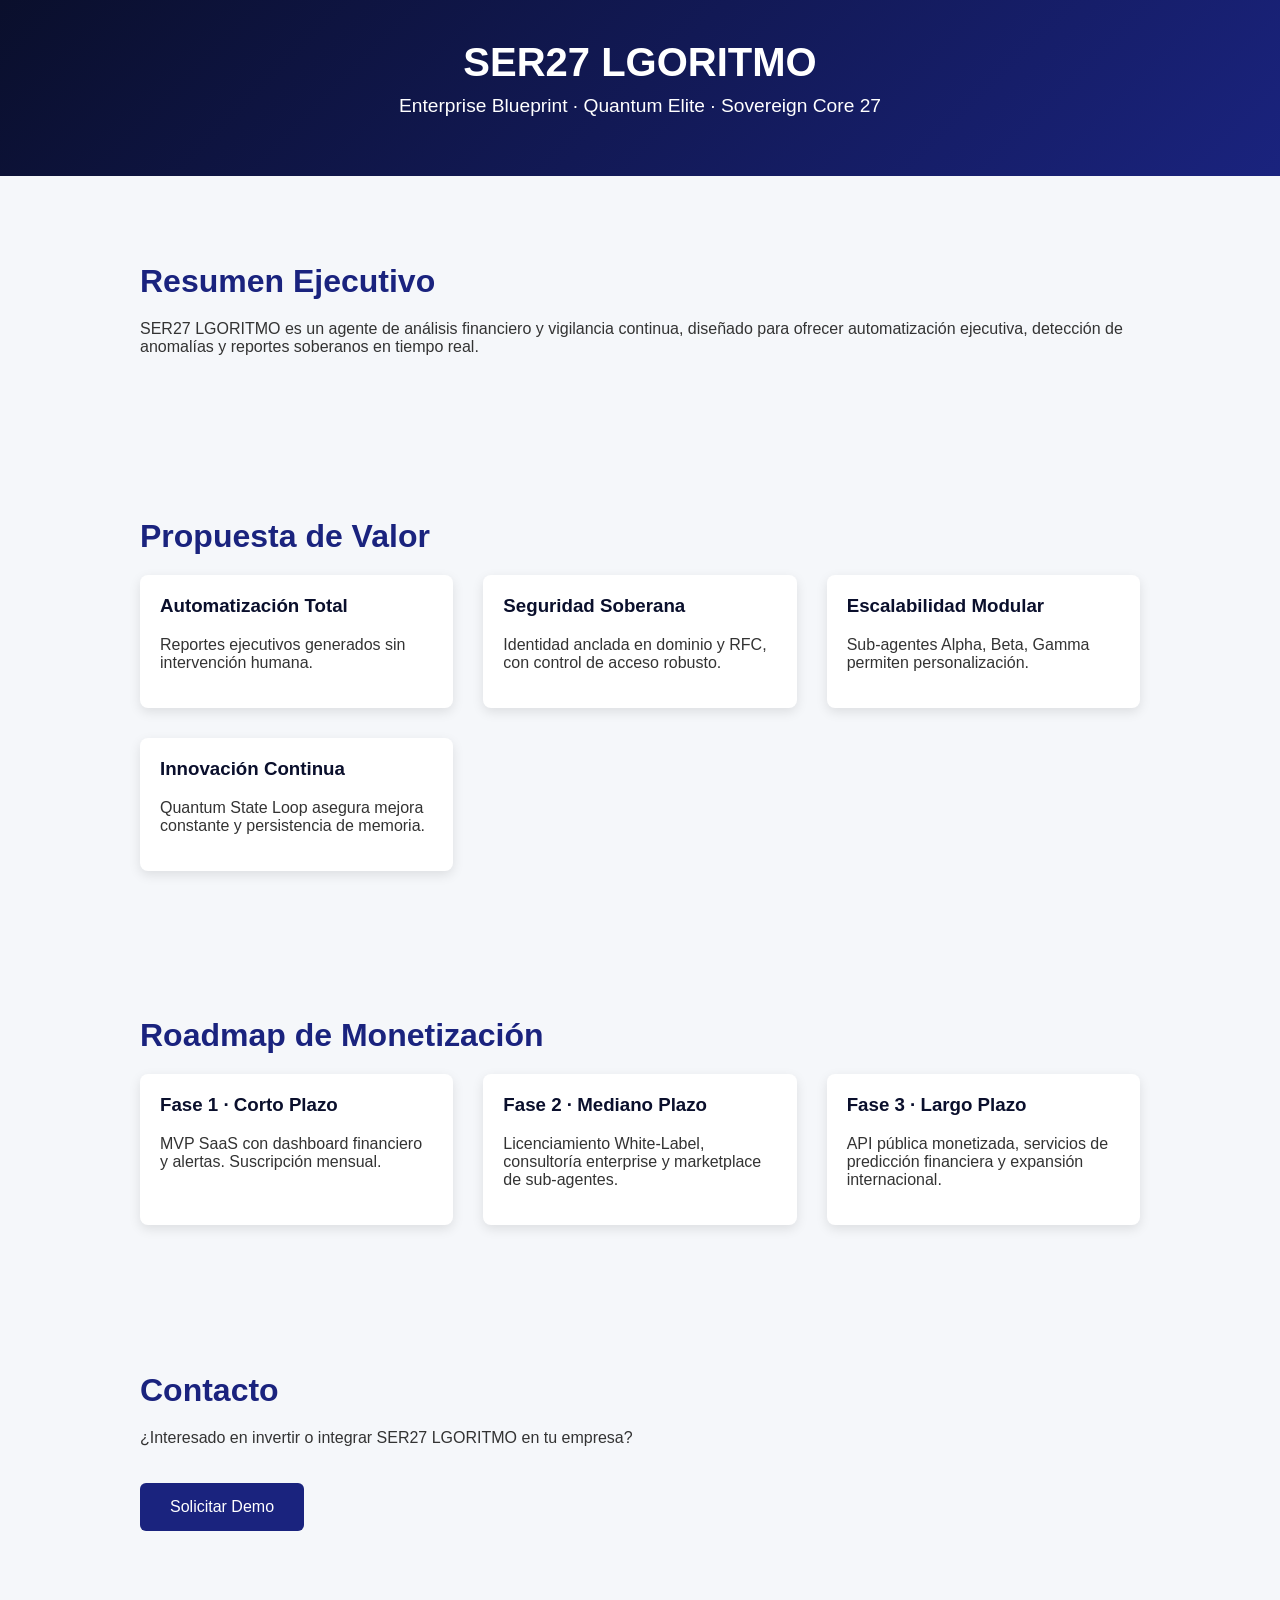
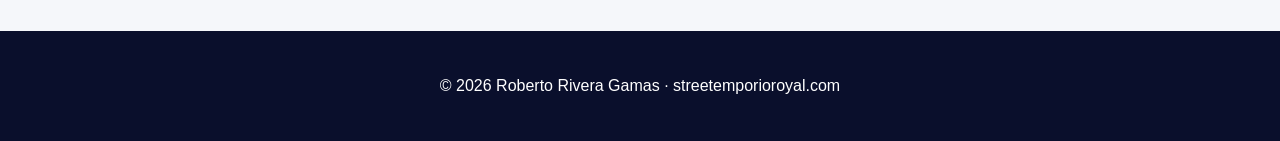
<file: backend/index.html>
<!DOCTYPE html>
<html lang="es">
<head>
  <meta charset="UTF-8">
  <title>SER27 LGORITMO — Enterprise Landing</title>
  <meta name="viewport" content="width=device-width, initial-scale=1.0">
  <style>
    body {
      font-family: "Segoe UI", Arial, sans-serif;
      margin: 0;
      padding: 0;
      background-color: #f5f7fa;
      color: #333;
    }
    header {
      background: linear-gradient(135deg, #0a0f2c, #1a237e);
      color: #fff;
      padding: 40px;
      text-align: center;
    }
    header h1 {
      font-size: 2.5em;
      margin: 0;
    }
    header p {
      font-size: 1.2em;
      margin-top: 10px;
    }
    section {
      padding: 60px 20px;
      max-width: 1000px;
      margin: auto;
    }
    section h2 {
      font-size: 2em;
      margin-bottom: 20px;
      color: #1a237e;
    }
    .grid {
      display: grid;
      grid-template-columns: repeat(auto-fit, minmax(280px, 1fr));
      gap: 30px;
    }
    .card {
      background: #fff;
      border-radius: 8px;
      box-shadow: 0 4px 12px rgba(0,0,0,0.1);
      padding: 20px;
    }
    .card h3 {
      margin-top: 0;
      color: #0a0f2c;
    }
    footer {
      background: #0a0f2c;
      color: #fff;
      text-align: center;
      padding: 30px;
      margin-top: 40px;
    }
    .cta {
      background: #1a237e;
      color: #fff;
      padding: 15px 30px;
      border: none;
      border-radius: 6px;
      font-size: 1em;
      cursor: pointer;
      margin-top: 20px;
    }
    .cta:hover {
      background: #3949ab;
    }
  </style>
</head>
<body>

<header>
  <h1>SER27 LGORITMO</h1>
  <p>Enterprise Blueprint · Quantum Elite · Sovereign Core 27</p>
</header>

<section>
  <h2>Resumen Ejecutivo</h2>
  <p>SER27 LGORITMO es un agente de análisis financiero y vigilancia continua, diseñado para ofrecer automatización ejecutiva, detección de anomalías y reportes soberanos en tiempo real.</p>
</section>

<section>
  <h2>Propuesta de Valor</h2>
  <div class="grid">
    <div class="card">
      <h3>Automatización Total</h3>
      <p>Reportes ejecutivos generados sin intervención humana.</p>
    </div>
    <div class="card">
      <h3>Seguridad Soberana</h3>
      <p>Identidad anclada en dominio y RFC, con control de acceso robusto.</p>
    </div>
    <div class="card">
      <h3>Escalabilidad Modular</h3>
      <p>Sub-agentes Alpha, Beta, Gamma permiten personalización.</p>
    </div>
    <div class="card">
      <h3>Innovación Continua</h3>
      <p>Quantum State Loop asegura mejora constante y persistencia de memoria.</p>
    </div>
  </div>
</section>

<section>
  <h2>Roadmap de Monetización</h2>
  <div class="grid">
    <div class="card">
      <h3>Fase 1 · Corto Plazo</h3>
      <p>MVP SaaS con dashboard financiero y alertas. Suscripción mensual.</p>
    </div>
    <div class="card">
      <h3>Fase 2 · Mediano Plazo</h3>
      <p>Licenciamiento White-Label, consultoría enterprise y marketplace de sub-agentes.</p>
    </div>
    <div class="card">
      <h3>Fase 3 · Largo Plazo</h3>
      <p>API pública monetizada, servicios de predicción financiera y expansión internacional.</p>
    </div>
  </div>
</section>

<section>
  <h2>Contacto</h2>
  <p>¿Interesado en invertir o integrar SER27 LGORITMO en tu empresa?</p>
  <button class="cta">Solicitar Demo</button>
</section>

<footer>
  <p>&copy; 2026 Roberto Rivera Gamas · streetemporioroyal.com</p>
</footer>

</body>
</html>
</file>
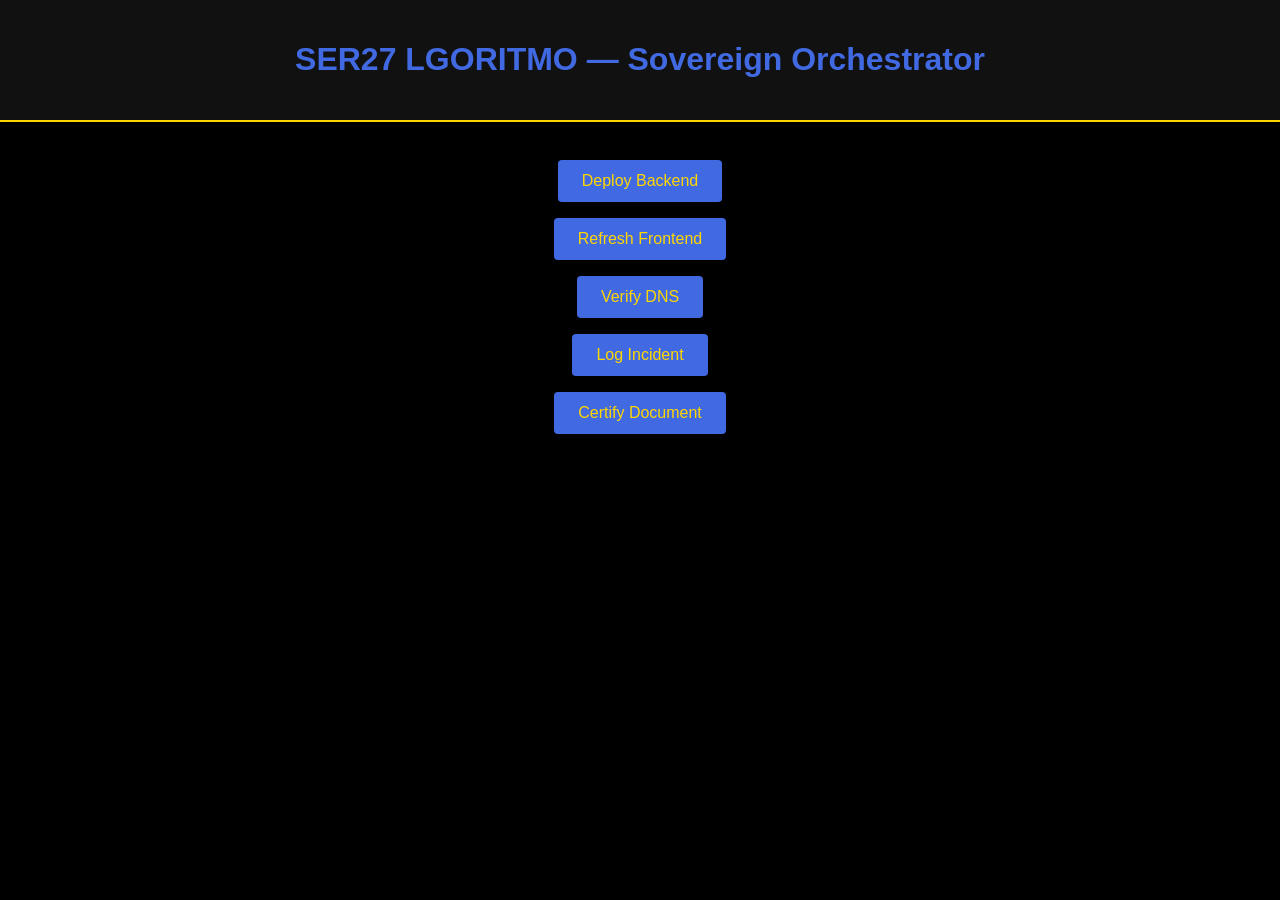
<file: backend/main.html>
<!DOCTYPE html>
<html lang="es">
<head>
  <meta charset="UTF-8">
  <title>SER27 LGORITMO — Sovereign Orchestrator</title>
  <style>
    body {
      background-color: black;
      color: gold;
      font-family: Arial, sans-serif;
      margin: 0;
      padding: 0;
    }
    header {
      background-color: #111;
      color: royalblue;
      padding: 20px;
      text-align: center;
      border-bottom: 2px solid gold;
    }
    main {
      display: flex;
      flex-direction: column;
      align-items: center;
      padding: 30px;
    }
    button {
      background-color: royalblue;
      color: gold;
      border: none;
      padding: 12px 24px;
      margin: 8px;
      cursor: pointer;
      font-size: 16px;
      border-radius: 4px;
    }
    button:hover {
      background-color: gold;
      color: black;
    }
  </style>
</head>
<body>
  <header>
    <h1>SER27 LGORITMO — Sovereign Orchestrator</h1>
  </header>
  <main>
    <button onclick="deploy()">Deploy Backend</button>
    <button onclick="refresh()">Refresh Frontend</button>
    <button onclick="verifyDNS()">Verify DNS</button>
    <button onclick="logIncident()">Log Incident</button>
    <button onclick="certify()">Certify Document</button>
  </main>

  <!-- Aquí enlazas tu script -->
  <script src="../blueprint/orchestrator.functions.js"></script>
</body>
</html>
</file>
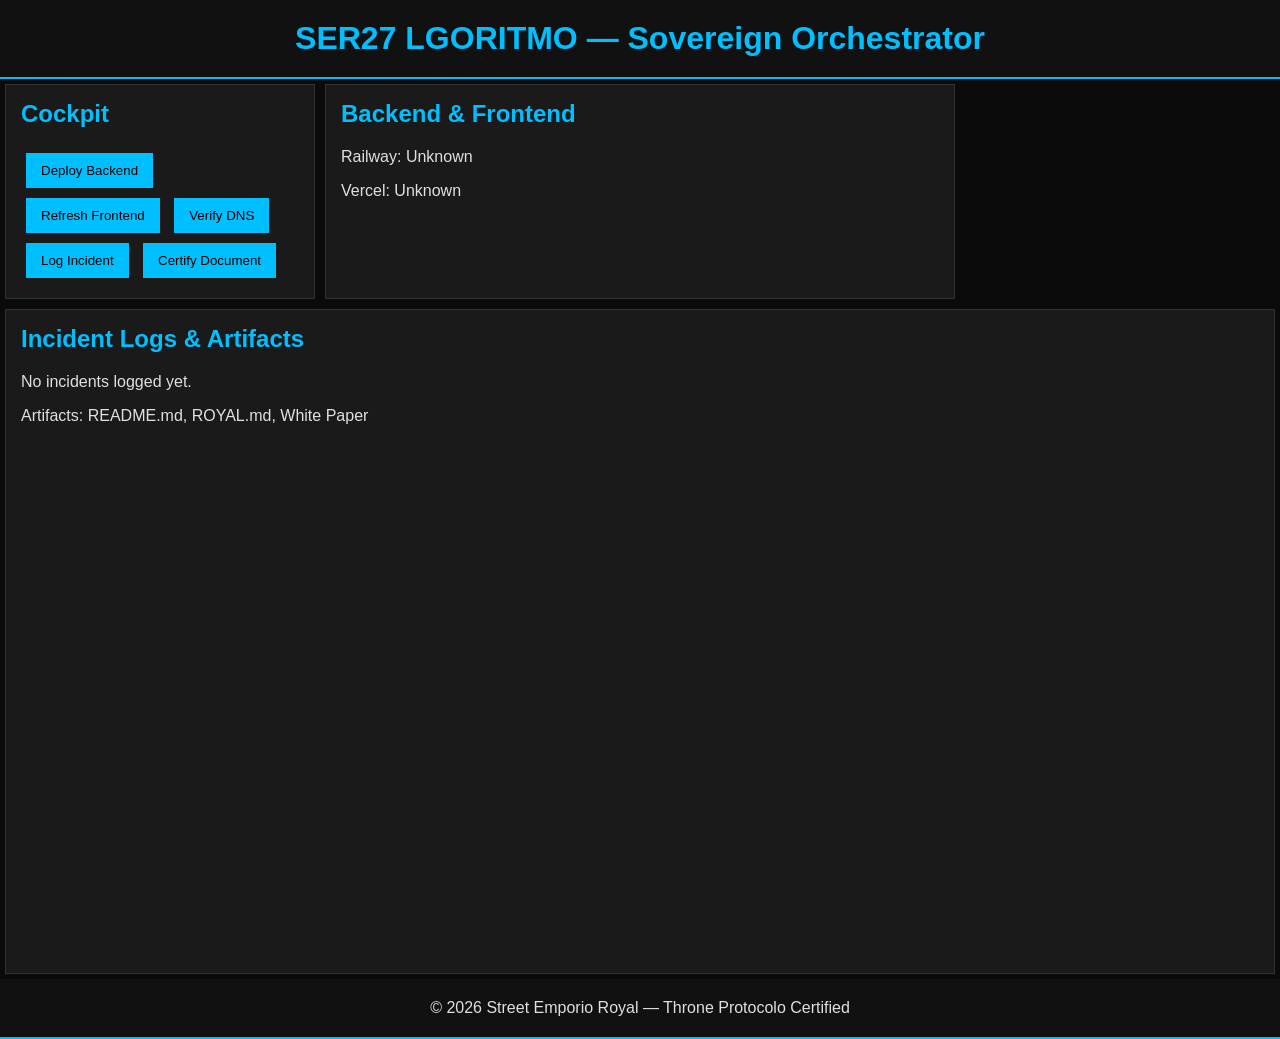
<file: backend/script.html>
<!DOCTYPE html>
<html lang="es">
<head>
  <meta charset="UTF-8">
  <title>SER27 LGORITMO — Sovereign Orchestrator</title>
  <style>
    body { background:#0a0a0a; color:#e0e0e0; font-family:Arial,sans-serif; margin:0; }
    header, footer { background:#111; padding:20px; text-align:center; border-bottom:2px solid #00bfff; }
    header h1 { margin:0; color:#00bfff; }
    .container { display:grid; grid-template-columns:1fr 2fr 1fr; grid-template-rows:auto 1fr auto; height:100vh; }
    .panel { border:1px solid #333; padding:15px; margin:5px; background:#1a1a1a; }
    .panel h2 { color:#00bfff; margin-top:0; }
    button { background:#00bfff; color:#000; border:none; padding:10px 15px; margin:5px; cursor:pointer; }
    button:hover { background:#0099cc; }
  </style>
</head>
<body>
  <header>
    <h1>SER27 LGORITMO — Sovereign Orchestrator</h1>
  </header>

  <div class="container">
    <!-- Panel central -->
    <div class="panel">
      <h2>Cockpit</h2>
      <button onclick="deployBackend()">Deploy Backend</button>
      <button onclick="refreshFrontend()">Refresh Frontend</button>
      <button onclick="verifyDNS()">Verify DNS</button>
      <button onclick="logIncident()">Log Incident</button>
      <button onclick="certifyDocument()">Certify Document</button>
    </div>

    <!-- Panel derecho -->
    <div class="panel">
      <h2>Backend & Frontend</h2>
      <p id="backendStatus">Railway: Unknown</p>
      <p id="frontendStatus">Vercel: Unknown</p>
    </div>

    <!-- Panel inferior -->
    <div class="panel" style="grid-column: span 3;">
      <h2>Incident Logs & Artifacts</h2>
      <div id="incidentLogs">No incidents logged yet.</div>
      <p>Artifacts: README.md, ROYAL.md, White Paper</p>
    </div>
  </div>

  <footer>
    © 2026 Street Emporio Royal — Throne Protocolo Certified
  </footer>

  <script>
    async function deployBackend() {
      document.getElementById("backendStatus").innerText = "Deploying backend...";
      const res = await fetch("/deploy", { method: "POST" });
      const data = await res.json();
      document.getElementById("backendStatus").innerText = "Railway: " + data.status;
    }

    async function refreshFrontend() {
      document.getElementById("frontendStatus").innerText = "Refreshing frontend...";
      const res = await fetch("/refresh", { method: "POST" });
      const data = await res.json();
      document.getElementById("frontendStatus").innerText = "Vercel: " + data.status;
    }

    async function verifyDNS() {
      const res = await fetch("/dns");
      const data = await res.json();
      alert("DNS status: " + data.status);
    }

    async function logIncident() {
      const logs = document.getElementById("incidentLogs");
      const entry = document.createElement("p");
      entry.innerText = "Incident logged at " + new Date().toLocaleString();
      logs.appendChild(entry);

      await fetch("/incident", {
        method: "POST",
        headers: { "Content-Type": "application/json" },
        body: JSON.stringify({ description: entry.innerText })
      });
    }

    async function certifyDocument() {
      const res = await fetch("/certify", { method: "POST" });
      const data = await res.json();
      alert("Certification result: " + data.result);
    }
  </script>
</body>
</html>
</file>
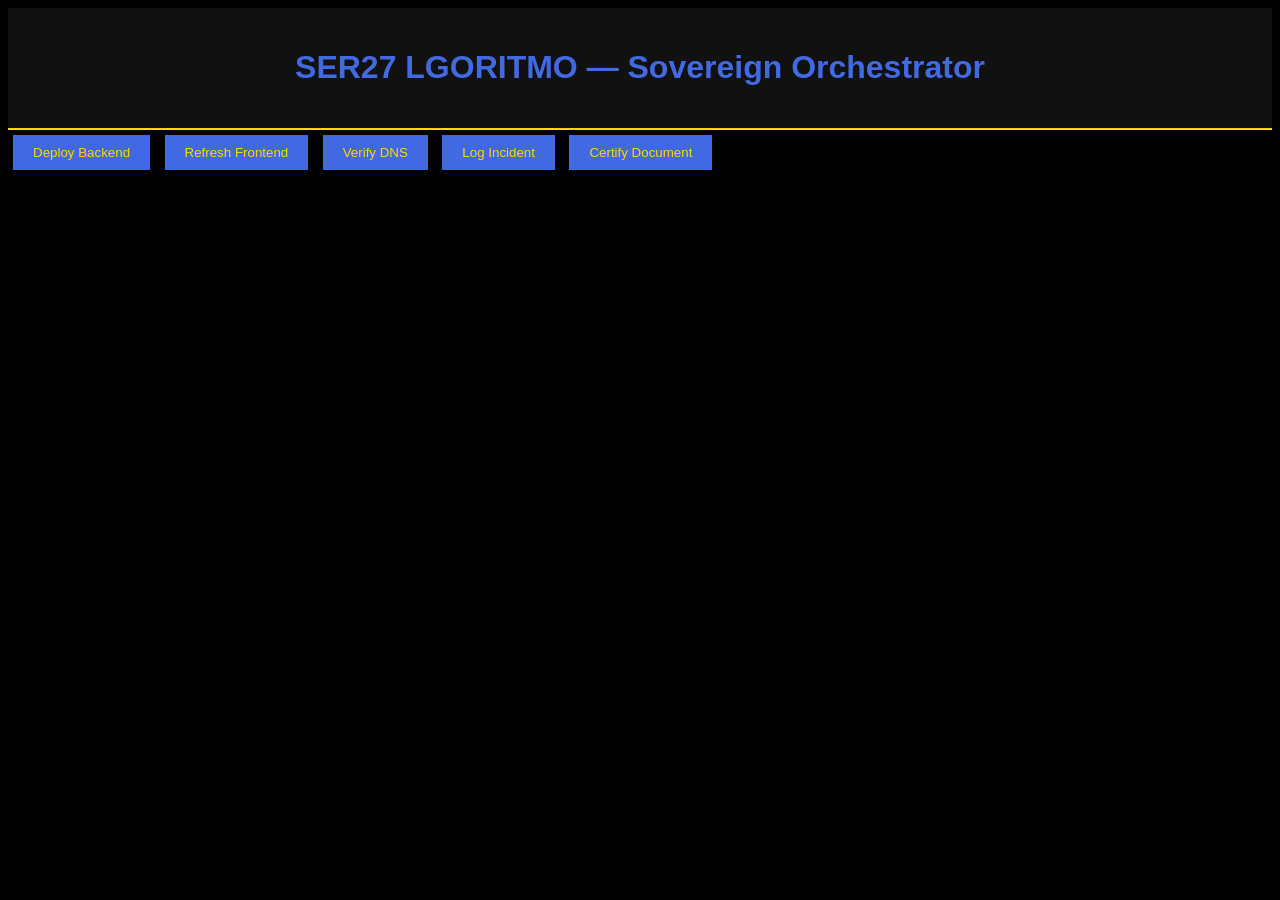
<file: layout-ui-prompt-enterprise/layout.html>
<!DOCTYPE html>
<html lang="es">
<head>
  <meta charset="UTF-8">
  <title>SER27 LGORITMO — Sovereign Orchestrator</title>
  <style>
    body {
      background-color: black;
      color: gold;
      font-family: Arial, sans-serif;
    }
    header {
      background-color: #111;
      color: royalblue;
      padding: 20px;
      text-align: center;
      border-bottom: 2px solid gold;
    }
    button {
      background-color: royalblue;
      color: gold;
      border: none;
      padding: 10px 20px;
      margin: 5px;
      cursor: pointer;
    }
    button:hover {
      background-color: gold;
      color: black;
    }
  </style>
</head>
<body>
  <header>
    <h1>SER27 LGORITMO — Sovereign Orchestrator</h1>
  </header>
  <main>
    <button onclick="deploy()">Deploy Backend</button>
    <button onclick="refresh()">Refresh Frontend</button>
    <button onclick="verifyDNS()">Verify DNS</button>
    <button onclick="logIncident()">Log Incident</button>
    <button onclick="certify()">Certify Document</button>
  </main>
</body>
</html>
</file>
